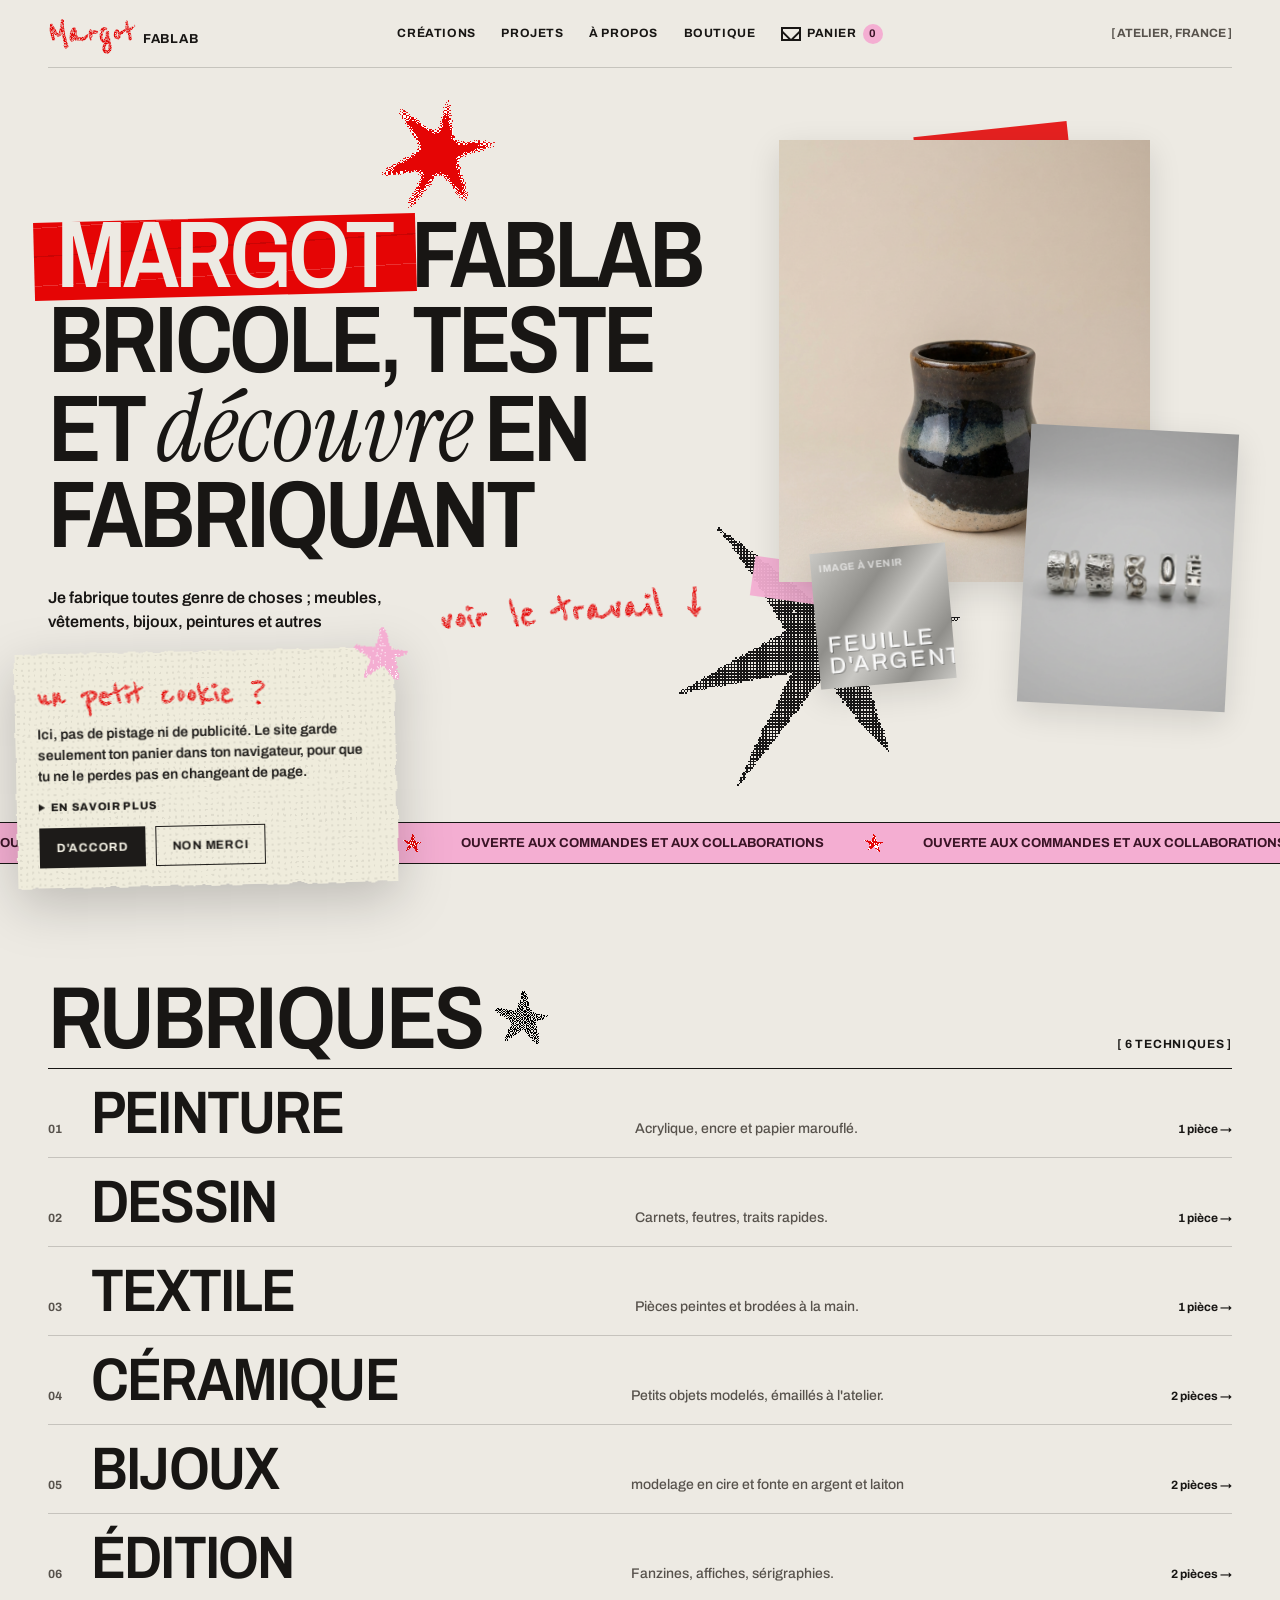
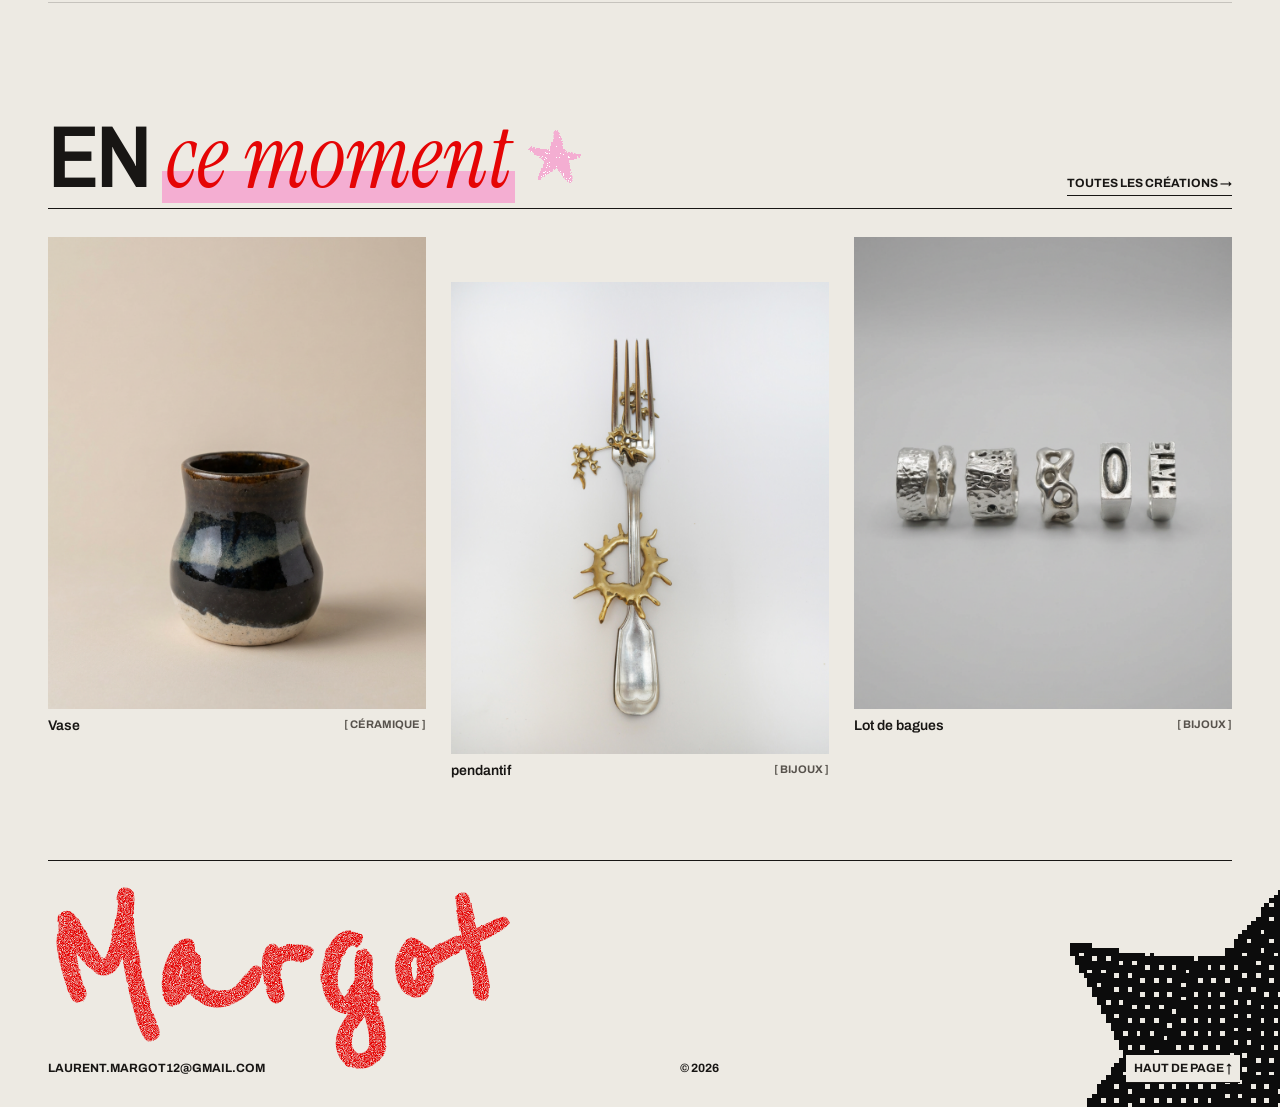
<file: index.html>
<!doctype html>
<html lang="fr">
<head>
<meta charset="utf-8">
<meta name="viewport" content="width=device-width, initial-scale=1, viewport-fit=cover">
<title>Margot, fablab</title>
<meta name="description" content="Créations, projets et boutique de Margot.">
<link rel="preconnect" href="https://fonts.googleapis.com">
<link rel="preconnect" href="https://fonts.gstatic.com" crossorigin>
<link rel="stylesheet" href="https://fonts.googleapis.com/css2?family=Archivo:wdth,wght@62..125,400..800&family=Reenie+Beanie&family=Instrument+Serif:ital@0;1&display=swap">
<link rel="stylesheet" href="assets/style.css">
</head>
<body>
<!--CORPS-->
<svg class="filtres-svg" width="0" height="0" aria-hidden="true" focusable="false" style="position:absolute">
  <!-- Grain de crayon : on troue le tracé avec un bruit fin, puis on le fait légèrement trembler -->
  <filter id="crayon" x="-5%" y="-15%" width="110%" height="130%">
    <feTurbulence type="fractalNoise" baseFrequency="1.1" numOctaves="2" seed="4" result="grain"/>
    <feColorMatrix in="grain" type="matrix" values="0 0 0 0 0  0 0 0 0 0  0 0 0 0 0  -2.2 0 0 0 1.8" result="masque"/>
    <feComposite in="SourceGraphic" in2="masque" operator="in" result="trace"/>
    <feTurbulence type="fractalNoise" baseFrequency="0.05" numOctaves="2" seed="2" result="tremble"/>
    <feDisplacementMap in="trace" in2="tremble" scale="3" xChannelSelector="R" yChannelSelector="G"/>
  </filter>
  <!-- Bord de papier déchiré pour l'enveloppe -->
  <filter id="papier-dechire" x="-2%" y="-2%" width="104%" height="104%">
    <feTurbulence type="fractalNoise" baseFrequency="0.08" numOctaves="3" seed="9" result="bruit"/>
    <feDisplacementMap in="SourceGraphic" in2="bruit" scale="5" xChannelSelector="R" yChannelSelector="G"/>
  </filter>
</svg>
<header class="entete">
  <a class="marque" href="#accueil" data-nom><b>Margot</b></a>
  <nav aria-label="Navigation principale">
    <a href="#creations">Créations</a>
    <a href="#projets">Projets</a>
    <a href="#apropos">À propos</a>
    <a href="#boutique">Boutique</a>
    <a href="#panier" class="lien-panier"><span class="mini-enveloppe" aria-hidden="true"></span>Panier <span class="compteur" data-compteur>0</span></a>
  </nav>
  <span class="lieu" data-ville></span>
</header>

<main>
  <section class="page" id="page-accueil" aria-label="Accueil"></section>
  <section class="page" id="page-creations" aria-label="Créations" hidden></section>
  <section class="page" id="page-projets" aria-label="Projets" hidden></section>
  <section class="page" id="page-apropos" aria-label="À propos" hidden></section>
  <section class="page" id="page-boutique" aria-label="Boutique" hidden></section>
  <section class="page" id="page-panier" aria-label="Panier" hidden></section>
  <section class="page" id="page-merci" aria-label="Merci" hidden></section>
  <section class="page" id="page-introuvable" aria-label="Page introuvable" hidden></section>
</main>

<footer class="pied">
  <span class="grand" data-nom-pied>Margot</span>
  <span class="cadre-etoile" aria-hidden="true"><img class="deco deco--noire d-pied-geante" src="images/deco/etoile-noire-points.png" alt=""></span>
  <span data-email></span>
  <span>© <span data-annee></span></span>
  <a href="#accueil" class="lien-fleche">Haut de page ↑</a>
</footer>

<dialog class="fiche" id="fiche" aria-label="Détail de la création"></dialog>
<!--/CORPS-->
<script src="assets/app.js"></script>
</body>
</html>
</file>
<file: assets/style.css>
/* Mise en page : feuille d'atelier. Étiquettes en crochets, grande typo capitale,
   bandes de scotch rouge, écriture à la main par-dessus. */
:root {
  --papier: #edeae3;
  --papier-2: #e2ded4;
  --encre: #181614;
  --gris: #57524c;
  --rouge: #E50505;
  --rouge-texte: #E50505;
  --rose: #F4AED2;
  --rose-encre: #3a1426;
  --metal-1: #c9c8c4;
  --metal-2: #8f8e8a;
  --trait: rgba(24, 22, 20, .18);

  --f-capitale: "Archivo", "Helvetica Neue", Arial, sans-serif;
  --f-italique: "Instrument Serif", "Times New Roman", serif;
  --f-mono: "Archivo", "Helvetica Neue", Arial, sans-serif;
  --f-main: "Reenie Beanie", "Comic Sans MS", cursive;

  --gouttiere: clamp(16px, 4vw, 48px);
  color-scheme: light;
}
@media (prefers-color-scheme: dark) {
  :root:not([data-theme="light"]) {
    --papier: #151312; --papier-2: #201d1b; --encre: #ece8df; --gris: #a19b93;
    --rouge: #E50505; --rouge-texte: #ff3b30; --metal-1: #6a6966; --metal-2: #33322f;
    --trait: rgba(236, 232, 223, .2); color-scheme: dark;
  }
}
:root[data-theme="dark"] {
  --papier: #151312; --papier-2: #201d1b; --encre: #ece8df; --gris: #a19b93;
  --rouge: #E50505; --rouge-texte: #ff3b30; --metal-1: #6a6966; --metal-2: #33322f;
  --trait: rgba(236, 232, 223, .2); color-scheme: dark;
}

* { box-sizing: border-box; }
html { scroll-behavior: smooth; }
body {
  margin: 0; background: var(--papier); color: var(--encre);
  font: 500 16px/1.55 var(--f-capitale);
  padding-inline: var(--gouttiere);
  overflow-x: hidden;
}
img { max-width: 100%; display: block; }
a { color: inherit; }
:focus-visible { outline: 2px solid var(--rouge); outline-offset: 3px; }
h1, h2, h3 { margin: 0; font-weight: 600; text-wrap: balance; }
p { margin: 0; }
em, .it { font-family: var(--f-italique); font-style: italic; font-weight: 400; letter-spacing: 0; text-transform: none; }

.mono, .etiquette { font-family: var(--f-mono); font-weight: 700; font-size: 12px; letter-spacing: .06em; text-transform: uppercase; }
.etiquette::before { content: "[ "; } .etiquette::after { content: " ]"; }

/* ---------- En-tête ---------- */
.entete {
  position: sticky; top: env(safe-area-inset-top, 0px); z-index: 10;
  display: grid; grid-template-columns: 1fr auto 1fr; align-items: center; gap: 16px;
  padding-block: 18px; background: var(--papier);
  border-bottom: 1px solid var(--trait);
}
.entete .marque { text-decoration: none; font-family: var(--f-mono); font-weight: 700; font-size: 13px; text-transform: uppercase; letter-spacing: .06em; }
.entete .marque b { font-family: var(--f-main); font-size: 38px; line-height: .8; text-transform: none; letter-spacing: 0; font-weight: 400; color: var(--rouge-texte); margin-right: 4px; }
.entete nav { display: flex; gap: clamp(8px, 2vw, 28px); flex-wrap: wrap; justify-content: center; }
.entete nav a { text-decoration: none; font-family: var(--f-mono); font-weight: 700; font-size: 12px; text-transform: uppercase; letter-spacing: .05em; padding: 4px 0; position: relative; }
.entete nav a[aria-current="page"]::before { content: ""; position: absolute; left: -10px; top: 50%; width: 6px; height: 6px; border-radius: 50%; background: var(--rouge); transform: translateY(-50%); }
.entete nav a:hover { color: var(--rouge-texte); }
.entete .lieu { justify-self: end; font-family: var(--f-mono); font-weight: 700; font-size: 12px; text-transform: uppercase; color: var(--gris); }
@media (max-width: 720px) {
  .entete { grid-template-columns: 1fr; justify-items: start; gap: 10px; padding-block: 12px; }
  .entete nav { justify-content: flex-start; gap: 6px 20px; }
  .entete .lieu { display: none; }
}

main { padding-block: clamp(32px, 6vw, 72px) 40px; }
.page[hidden] { display: none !important; }
.page { display: flex; flex-direction: column; gap: clamp(56px, 9vw, 120px); animation: entree .5s ease both; }
@keyframes entree { from { opacity: .4; transform: translateY(8px); } to { opacity: 1; transform: none; } }

/* ---------- Titres de section ---------- */
.titre-section { display: flex; align-items: baseline; justify-content: space-between; gap: 16px; flex-wrap: wrap; border-bottom: 1px solid var(--encre); padding-bottom: 10px; }
.titre-section h2 { font-size: clamp(36px, 7vw, 88px); line-height: .9; text-transform: uppercase; letter-spacing: -.03em; font-stretch: 85%; }
.titre-section h2 em { color: var(--rouge-texte); }
.titre-page h1 { font-size: clamp(56px, 13vw, 180px); line-height: .82; text-transform: uppercase; letter-spacing: -.045em; font-stretch: 80%; }
.titre-page { display: flex; flex-direction: column; gap: 18px; }
.titre-page p { max-width: 52ch; color: var(--gris); }

/* ---------- Accueil ---------- */
.hero { display: grid; grid-template-columns: minmax(0, 1.5fr) minmax(0, 1fr); gap: clamp(24px, 4vw, 64px); align-items: center; }
.hero h1 { font-size: clamp(40px, 7.4vw, 112px); line-height: .9; text-transform: uppercase; letter-spacing: -.04em; font-stretch: 82%; }
.hero h1 em { font-size: 1.05em; }
.hero .nom { position: relative; display: inline-block; z-index: 0; padding-inline: .08em; }
.hero .nom::before { content: ""; position: absolute; inset: 6% -5% 2% -4%; z-index: -1; background: var(--rouge); background-image: repeating-linear-gradient(-2deg, transparent 0 30%, rgba(255,255,255,.18) 30% 31%, transparent 31% 62%, rgba(0,0,0,.12) 62% 63.5%, transparent 63.5%); transform: rotate(-1.5deg); }
.hero .nom { color: var(--papier); }
.hero .chapo { margin-top: 28px; display: flex; gap: 32px; flex-wrap: wrap; align-items: flex-end; }
.hero .chapo p { max-width: 40ch; font-size: 16px; font-weight: 600; line-height: 1.5; }
.hero .main-ecrite { font-family: var(--f-main); font-size: clamp(34px, 4vw, 48px); color: var(--rouge-texte); transform: rotate(-4deg); line-height: 1; }

.collage { position: relative; aspect-ratio: 4 / 5; max-width: 100%; }
.collage > * { position: absolute; box-shadow: 0 10px 30px rgba(0,0,0,.12); }
.collage .a { inset: 0 18% 22% 0; }
.collage .visuel { height: 100%; }
.collage .b { width: 46%; aspect-ratio: 3 / 4; right: 0; bottom: 0; transform: rotate(3deg); }
.collage .c { width: 30%; aspect-ratio: 1; left: 8%; bottom: 4%; transform: rotate(-5deg); }
.collage .scotch { position: absolute; width: 34%; height: 7%; background: var(--rouge); opacity: .88; top: -2%; left: 30%; transform: rotate(-6deg); box-shadow: none; }

.defilant { overflow: hidden; border-block: 1px solid var(--encre); padding-block: 10px; margin-inline: calc(var(--gouttiere) * -1); }
.defilant div { display: flex; gap: 40px; width: max-content; animation: defile 38s linear infinite; font-family: var(--f-mono); font-weight: 700; font-size: 13px; text-transform: uppercase; }
.defilant { background: var(--rose); color: var(--rose-encre); }
.defilant div { align-items: center; }
@keyframes defile { to { transform: translateX(-50%); } }

/* Liste des rubriques */
.rubriques { list-style: none; margin: 0; padding: 0; }
.rubriques li { border-bottom: 1px solid var(--trait); }
.rubriques a { display: grid; grid-template-columns: 3ch minmax(0, 1fr) minmax(0, 1fr) auto; gap: 16px; align-items: baseline; padding-block: 14px; text-decoration: none; transition: color .2s, padding .25s; }
.rubriques .n { font-family: var(--f-mono); font-weight: 700; font-size: 12px; color: var(--gris); font-variant-numeric: tabular-nums; }
.rubriques .r { font-size: clamp(28px, 5vw, 60px); text-transform: uppercase; letter-spacing: -.03em; line-height: 1; font-stretch: 85%; font-weight: 600; }
.rubriques .t { color: var(--gris); font-size: 14px; }
.rubriques .fl { font-family: var(--f-mono); font-weight: 700; font-size: 12px; }
.rubriques a:hover { color: var(--rouge-texte); padding-left: 12px; background: linear-gradient(transparent 55%, var(--rose) 55% 88%, transparent 88%); }
@media (max-width: 720px) { .rubriques a { grid-template-columns: 3ch minmax(0, 1fr) auto; } .rubriques .t { display: none; } }

/* ---------- Visuels ---------- */
.visuel { position: relative; overflow: hidden; background: var(--papier-2); aspect-ratio: var(--ratio, 4 / 5); max-width: 100%; }
.visuel img { width: 100%; height: 100%; object-fit: cover; }
.visuel .mot { position: absolute; inset: auto 8% 8% 8%; font-family: var(--f-main); font-size: clamp(30px, 4.2vw, 58px); line-height: .95; transform: rotate(-4deg); }
.visuel--rouge { background: var(--rouge); color: #f3efe6; }
.visuel--rouge::before { content: ""; position: absolute; inset: -10%; background: repeating-linear-gradient(-3deg, rgba(255,255,255,.0) 0 26px, rgba(255,255,255,.16) 26px 28px, rgba(0,0,0,.06) 28px 31px); }
.visuel--encre { background: #1d1a18; color: #ece8df; }
.visuel--encre::before { content: ""; position: absolute; width: 60%; aspect-ratio: 2 / 1; left: 20%; top: 30%; border: 3px solid #ece8df; border-radius: 50%; }
.visuel--encre::after { content: ""; position: absolute; width: 16%; aspect-ratio: 1; left: 42%; top: calc(30% + 7%); border-radius: 50%; background: #ece8df; }
.visuel--papier { background: #f4f1e9; color: #181614; background-image: linear-gradient(var(--trait) 1px, transparent 1px); background-size: 100% 26px; }
.visuel--metal { background: linear-gradient(130deg, var(--metal-1), var(--metal-2) 35%, var(--metal-1) 55%, var(--metal-2) 80%, var(--metal-1)); color: rgba(255,255,255,.9); }
.visuel--metal .mot { font-family: var(--f-capitale); font-weight: 700; text-transform: uppercase; letter-spacing: .12em; font-size: clamp(14px, 1.8vw, 22px); transform: none; text-shadow: 1px 1px 0 rgba(0,0,0,.25), -1px -1px 0 rgba(255,255,255,.5); }
.visuel .provisoire { position: absolute; top: 8px; left: 8px; font-family: var(--f-mono); font-weight: 700; font-size: 10px; text-transform: uppercase; letter-spacing: .05em; opacity: .7; }

/* ---------- Grille des créations ---------- */
.filtres { display: flex; flex-wrap: wrap; gap: 8px 22px; }
.filtres button { all: unset; cursor: pointer; font-family: var(--f-mono); font-weight: 700; font-size: 12px; text-transform: uppercase; letter-spacing: .05em; position: relative; padding: 4px 0; }
.filtres button[aria-pressed="true"] { color: var(--rouge-texte); }
.filtres button[aria-pressed="true"]::before { content: "●"; font-size: 8px; position: absolute; left: -11px; top: 7px; }
.filtres button:focus-visible { outline: 2px solid var(--rouge); }
.filtres sup { color: var(--gris); margin-left: 2px; }

.grille { display: grid; grid-template-columns: repeat(4, minmax(0, 1fr)); gap: clamp(28px, 4vw, 56px) clamp(14px, 2vw, 28px); align-items: start; }
.grille .oeuvre:nth-child(6n+2) { grid-column-end: span 1; margin-top: 18%; }
.grille .oeuvre:nth-child(6n+4) { grid-column: 2 / span 2; }
.grille .oeuvre:nth-child(6n+4) .visuel { --ratio: 16 / 10; }
.grille .oeuvre:nth-child(6n+5) { margin-top: 30%; }
@media (max-width: 900px) { .grille { grid-template-columns: repeat(2, minmax(0, 1fr)); } .grille .oeuvre:nth-child(6n+4) { grid-column: auto / span 2; } .grille .oeuvre:nth-child(6n+5) { margin-top: 0; } }
.oeuvre { all: unset; display: flex; flex-direction: column; gap: 8px; cursor: pointer; min-width: 0; }
.oeuvre:focus-visible { outline: 2px solid var(--rouge); outline-offset: 4px; }
.oeuvre .visuel { transition: transform .35s ease; }
.oeuvre:hover .visuel { transform: rotate(-1deg) scale(1.015); }
.legende { display: flex; justify-content: space-between; gap: 12px; font-size: 14px; font-weight: 600; line-height: 1.3; }
.legende .type { font-family: var(--f-mono); font-weight: 700; font-size: 11px; text-transform: uppercase; white-space: nowrap; color: var(--gris); }
.legende .type::before { content: "[ "; } .legende .type::after { content: " ]"; }

/* ---------- Projets ---------- */
.projet { display: grid; grid-template-columns: minmax(0, 1fr) minmax(0, 1.4fr); gap: clamp(20px, 4vw, 64px); border-top: 1px solid var(--encre); padding-top: 18px; }
.projet .meta { display: flex; flex-direction: column; gap: 16px; position: sticky; top: 90px; align-self: start; }
.projet .meta .ligne { display: flex; gap: 18px; color: var(--gris); }
.projet h2 { font-size: clamp(44px, 8vw, 110px); line-height: .85; text-transform: uppercase; letter-spacing: -.04em; font-stretch: 80%; }
.projet:nth-child(even) h2 { font-family: var(--f-main); text-transform: none; font-weight: 400; letter-spacing: 0; color: var(--rouge-texte); }
.projet p { max-width: 46ch; }
.projet .images { display: grid; grid-template-columns: repeat(2, minmax(0, 1fr)); gap: 14px; }
.projet .images .oeuvre:first-child { grid-column: 1 / -1; }
.projet .images .oeuvre:first-child .visuel { --ratio: 16 / 10; }
@media (max-width: 720px) { .projet { grid-template-columns: 1fr; } .projet .meta { position: static; } }

/* ---------- À propos ---------- */
.apropos { display: grid; grid-template-columns: minmax(0, 1.3fr) minmax(0, 1fr); gap: clamp(28px, 5vw, 80px); align-items: start; }
.apropos .accroche { font-size: clamp(30px, 4.6vw, 64px); line-height: 1; letter-spacing: -.03em; font-weight: 500; }
.apropos .accroche em { color: var(--rouge-texte); }
.apropos .corps { display: flex; flex-direction: column; gap: 14px; max-width: 58ch; margin-top: 28px; }
.portrait { position: relative; }
.portrait .visuel { --ratio: 3 / 4; filter: grayscale(1); }
.portrait .petit { position: absolute; width: 38%; left: -14%; bottom: -8%; transform: rotate(-4deg); }
.portrait .petit .visuel { --ratio: 1; filter: none; }
.parcours { list-style: none; margin: 0; padding: 0; border-top: 1px solid var(--encre); }
.parcours li { display: grid; grid-template-columns: 8ch minmax(0, 1fr); gap: 16px; padding-block: 10px; border-bottom: 1px solid var(--trait); }
.parcours .an { font-family: var(--f-mono); font-weight: 700; font-size: 13px; font-variant-numeric: tabular-nums; color: var(--rouge-texte); }
.contact { display: grid; grid-template-columns: repeat(auto-fit, minmax(220px, 1fr)); gap: 24px; }
.contact .bloc { display: flex; flex-direction: column; gap: 6px; }
.contact .valeur { font-size: clamp(20px, 2.6vw, 30px); word-break: break-word; user-select: all; }
@media (max-width: 720px) { .apropos { grid-template-columns: 1fr; } .portrait { max-width: 360px; margin-left: 14%; } }

/* ---------- Boutique ---------- */
.produits { display: grid; grid-template-columns: repeat(auto-fill, minmax(min(100%, 240px), 1fr)); gap: clamp(28px, 4vw, 48px) clamp(16px, 2vw, 28px); }
.produit { display: flex; flex-direction: column; gap: 10px; min-width: 0; }
.produit .haut { display: flex; justify-content: space-between; align-items: baseline; gap: 12px; }
.produit h3 { font-size: 18px; font-weight: 600; line-height: 1.2; }
.produit .prix { font-family: var(--f-mono); font-weight: 700; font-size: 15px; font-variant-numeric: tabular-nums; white-space: nowrap; }
.produit .prix small { font-size: 11px; color: var(--gris); text-transform: uppercase; margin-right: 4px; }
.produit .details { font-family: var(--f-mono); font-weight: 700; font-size: 11px; text-transform: uppercase; color: var(--gris); display: flex; gap: 12px; flex-wrap: wrap; }
.statut { font-family: var(--f-mono); font-weight: 700; font-size: 11px; text-transform: uppercase; }
.statut--vendu { color: var(--gris); text-decoration: line-through; }
.statut--disponible { color: var(--rouge-texte); }
.produit--vendu .visuel { opacity: .55; }
.produit--vendu .visuel::after { content: "vendu"; position: absolute; right: 10%; top: 12%; font-family: var(--f-main); font-size: 60px; color: var(--rouge); transform: rotate(-10deg); background: none; filter: url(#crayon); -webkit-text-stroke: .035em currentColor; }
.bouton { display: inline-flex; justify-content: center; align-items: center; gap: 8px; padding: 12px 16px; background: var(--encre); color: var(--papier); border: 1px solid var(--encre); font-family: var(--f-mono); font-weight: 700; font-size: 12px; text-transform: uppercase; letter-spacing: .06em; text-decoration: none; cursor: pointer; transition: background .2s, color .2s; }
.bouton:hover { background: var(--rouge); border-color: var(--rouge); color: #fff; }
.bouton--creux { background: transparent; color: var(--encre); }
.bouton[disabled] { opacity: .4; pointer-events: none; }
.info-paiement { border: 1px dashed var(--gris); padding: 16px 18px; font-size: 14px; font-weight: 600; line-height: 1.6; max-width: 70ch; }

/* ---------- Fiche (lightbox) ---------- */
.fiche { border: 0; padding: 0; max-width: min(1000px, calc(100vw - 32px)); width: 100%; background: var(--papier); color: var(--encre); }
.fiche::backdrop { background: rgba(10, 9, 8, .72); }
.fiche .contenu { display: grid; grid-template-columns: minmax(0, 1.2fr) minmax(0, 1fr); gap: 28px; padding: 24px; }
.fiche h3 { font-size: clamp(30px, 4vw, 48px); line-height: .95; text-transform: uppercase; letter-spacing: -.03em; font-stretch: 85%; }
.fiche dl { display: grid; grid-template-columns: auto minmax(0, 1fr); gap: 6px 18px; margin: 18px 0; }
.fiche dt { font-family: var(--f-mono); font-weight: 700; font-size: 11px; text-transform: uppercase; color: var(--gris); }
.fiche dd { margin: 0; }
.fiche .fermer { all: unset; position: absolute; top: 10px; right: 12px; cursor: pointer; font-family: var(--f-mono); font-weight: 700; font-size: 12px; text-transform: uppercase; }
.fiche .fermer:focus-visible { outline: 2px solid var(--rouge); }
.fiche .col { display: flex; flex-direction: column; gap: 12px; position: relative; padding-top: 18px; }
@media (max-width: 720px) { .fiche .contenu { grid-template-columns: 1fr; padding: 16px; } }

/* ---------- Pied ---------- */
.pied { display: flex; justify-content: space-between; gap: 16px; flex-wrap: wrap; border-top: 1px solid var(--encre); padding-block: 18px 28px; margin-top: 40px; font-family: var(--f-mono); font-weight: 700; font-size: 12px; text-transform: uppercase; }
.pied .grand { flex-basis: 100%; font-family: var(--f-main); text-transform: none; font-size: clamp(72px, 16vw, 220px); line-height: .8; color: var(--rouge-texte); }

.lien-fleche { font-family: var(--f-mono); font-weight: 700; font-size: 12px; text-transform: uppercase; text-decoration: none; border-bottom: 1px solid currentColor; padding-bottom: 2px; }
.lien-fleche:hover { color: var(--rouge-texte); }
.deux-col { display: flex; justify-content: space-between; align-items: flex-end; gap: 16px; flex-wrap: wrap; }
.selection { display: grid; grid-template-columns: repeat(3, minmax(0, 1fr)); gap: clamp(14px, 2vw, 28px); }
.selection .oeuvre:nth-child(2) { margin-top: 12%; }
@media (max-width: 720px) {
  .hero { grid-template-columns: 1fr; }
  .collage { max-width: 420px; }
  .selection { grid-template-columns: repeat(2, minmax(0, 1fr)); }
  .selection .oeuvre:nth-child(3) { display: none; }
}

@media (prefers-reduced-motion: reduce) {
  *, *::before, *::after { animation: none !important; transition: none !important; }
  html { scroll-behavior: auto; }
}

/* ---------- Écriture crayonnée (grain de graphite, voir filtre #crayon) ---------- */
.entete .marque b, .hero .main-ecrite, .visuel .mot, .projet:nth-child(even) h2, .pied .grand, .crayon {
  filter: url(#crayon); -webkit-text-stroke: .035em currentColor; font-weight: 400;
}
.visuel--metal .mot { filter: none; -webkit-text-stroke: 0; }
.projet:nth-child(even) h2 { font-size: clamp(64px, 11vw, 150px); }

/* ---------- Acier gravé (feuille d'aluminium froissée, lettres embouties) ---------- */
:root {
  --froisse: url("data:image/svg+xml,%3Csvg xmlns='http://www.w3.org/2000/svg' width='1200' height='800' preserveAspectRatio='none'%3E%3Cfilter id='f' x='0' y='0' width='100%25' height='100%25'%3E%3CfeTurbulence type='fractalNoise' baseFrequency='0.0035 0.007' numOctaves='5' seed='23' result='n'/%3E%3CfeSpecularLighting in='n' surfaceScale='14' specularConstant='1.1' specularExponent='22' lighting-color='%23ffffff' result='s'%3E%3CfeDistantLight azimuth='235' elevation='52'/%3E%3C/feSpecularLighting%3E%3CfeDiffuseLighting in='n' surfaceScale='14' lighting-color='%23ffffff' result='d'%3E%3CfeDistantLight azimuth='235' elevation='40'/%3E%3C/feDiffuseLighting%3E%3CfeComposite in='s' in2='d' operator='arithmetic' k2='0.55' k3='0.75'/%3E%3C/filter%3E%3Crect width='100%25' height='100%25' filter='url(%23f)'/%3E%3C/svg%3E");
  --alu: linear-gradient(112deg, #f7f7f5 0%, #b9b9b6 18%, #eeeeec 34%, #8d8d8a 52%, #e4e4e1 66%, #a3a3a0 82%, #f2f2f0 100%);
}
.acier {
  position: relative; display: grid; gap: clamp(18px, 3vw, 36px); padding: clamp(22px, 4vw, 52px);
  background-color: #c4c4c1;
  background-image: var(--froisse), var(--alu);
  background-size: 100% 100%, 100% 100%;
  background-blend-mode: multiply, normal;
  text-decoration: none; isolation: isolate;
  box-shadow: inset 1px 1px 0 rgba(255,255,255,.8), inset -1px -1px 0 rgba(0,0,0,.25), 0 22px 44px rgba(0,0,0,.22);
}
/* reflets qui glissent lentement sur la tôle */
.acier::after {
  content: ""; position: absolute; inset: 0; z-index: -1; pointer-events: none; mix-blend-mode: soft-light;
  background: linear-gradient(105deg, transparent 30%, rgba(255,255,255,.9) 45%, transparent 60%);
  background-size: 250% 100%; animation: reflet 9s ease-in-out infinite alternate;
}
@keyframes reflet { from { background-position: 100% 0; } to { background-position: 0 0; } }
.grave {
  font-family: var(--f-capitale); font-weight: 800; font-stretch: 112%; text-transform: uppercase; letter-spacing: .05em; line-height: 1.05;
  background: linear-gradient(160deg, #fbfbfa 0%, #c9c9c6 38%, #9b9b98 62%, #e2e2df 100%);
  -webkit-background-clip: text; background-clip: text; color: transparent;
  filter: drop-shadow(-1px -1px 0 rgba(255,255,255,.95)) drop-shadow(1.5px 1.5px 0 rgba(60,60,58,.55)) drop-shadow(2px 3px 3px rgba(0,0,0,.35));
}
.acier .ligne-haut { display: flex; justify-content: space-between; align-items: flex-start; gap: 16px; }
.acier .date { font-size: clamp(44px, 7.5vw, 100px); line-height: .95; }
.acier .etoile { font-size: 1.3em; line-height: .6; display: inline-block; vertical-align: -.15em; }
.acier .prix-grave { font-size: clamp(28px, 4.2vw, 56px); }
.acier .noms { text-align: center; font-size: clamp(24px, 4.8vw, 62px); display: grid; gap: .1em; padding-block: clamp(10px, 4vw, 48px); }
.acier .bas { text-align: center; display: grid; gap: 4px; }
.acier .bas .heure { font-size: clamp(26px, 3.6vw, 44px); }
.acier .bas .mot-espace { font-size: clamp(22px, 3.4vw, 40px); letter-spacing: .5em; padding-left: .5em; }
a.acier { transition: transform .4s ease; }
a.acier:hover { transform: rotate(-.6deg) scale(1.005); }
a.acier:focus-visible { outline-offset: 6px; }
.acier .pastille { position: absolute; right: clamp(16px, 4vw, 48px); bottom: clamp(16px, 4vw, 44px); background: var(--rose); color: var(--rose-encre); font-family: var(--f-main); font-size: clamp(26px, 3.4vw, 40px); padding: 4px 16px 0; transform: rotate(-6deg); line-height: 1.1; }
.bande-acier { display: flex; justify-content: space-between; flex-wrap: wrap; gap: 8px 24px; padding: 16px 22px; font-size: clamp(14px, 1.6vw, 18px); }

/* ---------- Lien panier dans l'en-tête ---------- */
.lien-panier { display: inline-flex; align-items: center; gap: 6px; }
.mini-enveloppe { width: 20px; height: 14px; border: 2px solid currentColor; position: relative; overflow: hidden; }
.mini-enveloppe::before { content: ""; position: absolute; left: 50%; top: -9px; width: 14px; height: 14px; border: 2px solid currentColor; transform: translateX(-50%) rotate(45deg); }
.compteur { display: inline-grid; place-items: center; min-width: 20px; height: 20px; padding-inline: 5px; border-radius: 10px; background: var(--rouge); color: #fff; font-size: 11px; font-variant-numeric: tabular-nums; }
.compteur.saute { animation: saute .5s ease; }
@keyframes saute { 40% { transform: scale(1.45) rotate(-8deg); } }
.volant { position: fixed; z-index: 50; pointer-events: none; width: 90px; transition: transform .75s cubic-bezier(.5,-0.3,.6,1), opacity .75s ease; box-shadow: 0 10px 20px rgba(0,0,0,.25); }
.volant .visuel .mot, .volant .visuel .provisoire { display: none; }

/* ---------- Panier enveloppe ---------- */
:root { --env-dos: #e4e0cf; --env-face: #efecdc; --env-carte: #f6f3e6; --env-doublure: var(--rose); --env-encre: #1d1b19; }
.panier { display: grid; gap: 32px; justify-items: center; padding-top: clamp(40px, 8vw, 80px); }
.enveloppe { position: relative; width: min(620px, 100%); display: flex; flex-direction: column; color: var(--env-encre); }
.enveloppe .haut-env { position: relative; aspect-ratio: 620 / 330; }
.enveloppe .rabat { position: absolute; left: 0; right: 0; bottom: 0; height: 100%; background: var(--env-dos); clip-path: polygon(0 100%, 50% 6%, 100% 100%); filter: url(#papier-dechire); }
.enveloppe .dos { position: absolute; left: 0; right: 0; bottom: -2px; height: 46%; background: var(--env-dos); }
.enveloppe .dos::before, .enveloppe .dos::after { content: ""; position: absolute; bottom: 0; width: 7%; height: 70%; background: var(--env-doublure); }
.enveloppe .dos::before { left: 4%; clip-path: polygon(0 100%, 100% 0, 100% 100%); }
.enveloppe .dos::after { right: 4%; clip-path: polygon(0 0, 100% 100%, 0 100%); }
.enveloppe .vignettes { position: absolute; inset: 0 12%; }
.enveloppe .vignette { position: absolute; top: -10%; left: var(--x, 0%); width: 22%; transform: rotate(var(--r, 0deg)); animation: tombe .9s cubic-bezier(.3,1.4,.6,1) both, flotte 4s ease-in-out infinite alternate; animation-delay: var(--d, 0s), calc(var(--d, 0s) + .9s); box-shadow: 0 6px 14px rgba(0,0,0,.18); }
.enveloppe .vignette .mot, .enveloppe .vignette .provisoire { display: none; }
@keyframes tombe { from { transform: translateY(-160%) rotate(calc(var(--r, 0deg) * -2)); opacity: 0; } to { transform: rotate(var(--r, 0deg)); opacity: 1; } }
@keyframes flotte { from { transform: rotate(var(--r, 0deg)) translateY(0); } to { transform: rotate(calc(var(--r, 0deg) + 2deg)) translateY(-6%); } }
.enveloppe .carte {
  position: absolute; left: 9%; right: 9%; top: 18%; height: 110%; z-index: 2;
  display: flex; flex-direction: column; align-items: center; padding-top: 7%;
  animation: sort .9s .1s cubic-bezier(.2,.9,.3,1.1) both;
}
@keyframes sort { from { transform: translateY(38%); } to { transform: none; } }
.enveloppe .carte .titre-carte { font-family: var(--f-main); font-size: clamp(54px, 11vw, 104px); line-height: .8; text-align: center; color: var(--env-encre); }
.enveloppe .carte .sous { font-weight: 700; font-size: 12px; text-transform: uppercase; letter-spacing: .08em; margin-top: 10px; }
.enveloppe .poche {
  position: relative; z-index: 3; margin-top: -4%;
  padding: clamp(84px, 18vw, 140px) clamp(16px, 5vw, 44px) clamp(20px, 4vw, 36px);
  display: grid; gap: 22px; isolation: isolate;
  filter: drop-shadow(0 18px 24px rgba(0,0,0,.14));
}
.enveloppe .carte::before, .enveloppe .poche::before { content: ""; position: absolute; inset: 0; z-index: -1; filter: url(#papier-dechire); }
.enveloppe .carte { isolation: isolate; }
.enveloppe .carte::before { background: var(--env-carte); box-shadow: 0 -2px 10px rgba(0,0,0,.08); }
.enveloppe .poche::before {
  background: var(--env-face);
  background-image: radial-gradient(rgba(0,0,0,.035) 1px, transparent 1px);
  background-size: 5px 5px;
  clip-path: polygon(0 0, 50% clamp(60px, 14vw, 110px), 100% 0, 100% 100%, 0 100%);
}
.enveloppe .articles { list-style: none; margin: 0; padding: 0; display: grid; gap: 14px; text-align: center; }
.enveloppe .articles li { display: grid; gap: 2px; justify-items: center; animation: glisse .6s cubic-bezier(.2,.9,.3,1.2) both; animation-delay: var(--d, 0s); }
.enveloppe .articles li.sort { animation: retire .35s ease forwards; }
@keyframes glisse { from { opacity: 0; transform: translateY(-26px) rotate(-2deg); } to { opacity: 1; transform: none; } }
@keyframes retire { to { opacity: 0; transform: translateY(18px) scale(.9); } }
.enveloppe .articles .nom-article { font-weight: 700; text-transform: uppercase; letter-spacing: .06em; font-size: clamp(13px, 1.8vw, 16px); }
.enveloppe .articles .ligne-article { display: flex; gap: 14px; align-items: baseline; font-size: 13px; font-weight: 600; }
.enveloppe .articles button { all: unset; cursor: pointer; font-size: 12px; text-decoration: underline; color: var(--env-encre); opacity: .7; }
.enveloppe .articles button:focus-visible { outline: 2px solid var(--rouge); }
.enveloppe .pied-env { display: flex; justify-content: space-between; align-items: flex-end; gap: 16px; font-weight: 700; text-transform: uppercase; font-size: 13px; letter-spacing: .05em; line-height: 1.35; }
.enveloppe .pied-env .signature { font-family: var(--f-main); text-transform: none; font-size: 30px; letter-spacing: 0; font-weight: 400; }
.enveloppe .vide { text-align: center; font-weight: 600; }
.panier .actions { display: flex; flex-wrap: wrap; gap: 12px; justify-content: center; }
.panier .message { max-width: 60ch; text-align: center; font-weight: 600; }
@media (max-width: 520px) { .enveloppe .pied-env { flex-direction: column; align-items: center; text-align: center; } }

@media (prefers-reduced-motion: reduce) {
  .enveloppe .vignette, .enveloppe .carte, .enveloppe .articles li { animation: none !important; }
}

/* ---------- Touches de rose ---------- */
::selection { background: var(--rose); color: var(--rose-encre); }
.collage .scotch--rose { background: var(--rose); top: auto; bottom: 18%; left: -6%; width: 30%; transform: rotate(8deg); opacity: .95; }
.titre-section h2 em, .titre-page h1 em { background: linear-gradient(transparent 62%, var(--rose) 62% 90%, transparent 90%); padding-inline: .04em; }
.produit .prix { background: var(--rose); color: var(--rose-encre); padding: 1px 6px; }
.produit .prix small { color: var(--rose-encre); }
.compteur { background: var(--rose); color: var(--rose-encre); }
.bouton:hover { background: var(--rouge); }
.statut--disponible::before { content: "● "; color: var(--rose); }

/* ---------- Déco : étoiles et flèches de Margot (images/deco) ---------- */
.deco { position: absolute; z-index: 4; pointer-events: none; height: auto; image-rendering: pixelated; }
.deco-texte { display: inline-block; height: .55em; width: auto; vertical-align: .05em; image-rendering: pixelated; }
.titre-section h2 .deco-texte { height: .6em; }
.d-defile { height: 18px; }
.tourne { animation: tourne 24s linear infinite; }
.balance { animation: balance 2.6s ease-in-out infinite alternate; }
@keyframes tourne { to { rotate: 360deg; } }
@keyframes balance { from { rotate: -6deg; translate: 0 0; } to { rotate: 5deg; translate: 0 -6px; } }
.hero, .chapo, .pied, .titre-page, .actions { position: relative; }
.d-hero-etoile { width: clamp(70px, 9vw, 130px); top: -40px; left: clamp(150px, 26vw, 360px); }
.hero .main-ecrite { position: relative; }
.d-hero-fleche { width: clamp(50px, 5.5vw, 76px); left: calc(100% + 22px); top: -58px; rotate: 22deg; }
.d-collage-eclat { width: 62%; left: -22%; bottom: -14%; z-index: 0; opacity: .9; }
.collage > .a, .collage > .b, .collage > .c { z-index: 1; }
.collage > .deco { box-shadow: none; }
.etoile-plaque { height: .7em; vertical-align: .05em; filter: drop-shadow(1px 2px 1px rgba(0,0,0,.3)); }
.d-plaque-rose { width: clamp(50px, 7vw, 90px); left: 36%; top: 10%; rotate: -12deg; }
.d-portrait-fleche { width: clamp(56px, 7vw, 96px); left: -20%; top: 22%; transform: scaleY(-1) rotate(35deg); z-index: 3; }
.d-carte-etoile { width: 18%; right: 4%; top: -6%; }
.d-payer-fleche { position: relative; width: 44px; rotate: 100deg; align-self: center; }
.d-pied { width: clamp(70px, 10vw, 140px); right: 4%; top: 18px; }
@media (max-width: 720px) {
  .d-hero-etoile { top: -24px; left: auto; right: 0; }
  .d-portrait-fleche { left: -15%; top: 30%; width: 50px; }
  .d-hero-fleche { left: calc(100% + 10px); top: -44px; width: 46px; }
  .d-payer-fleche { display: none; }
}
@media (prefers-color-scheme: dark) { :root:not([data-theme="light"]) .deco--noire { filter: invert(1); } }
:root[data-theme="dark"] .deco--noire { filter: invert(1); }
@media (prefers-reduced-motion: reduce) { .tourne, .balance { animation: none !important; } }


/* Très grande étoile noire du pied de page */
.cadre-etoile { position: absolute; left: calc(var(--gouttiere) * -1); right: calc(var(--gouttiere) * -1); bottom: 0; height: calc(100% + 260px); overflow: hidden; pointer-events: none; z-index: 0; }
.d-pied-geante { width: clamp(320px, 48vw, 680px); right: 0; bottom: 0; translate: 50% 50%; z-index: 0; opacity: .95; }
.pied > *:not(.deco):not(.cadre-etoile) { position: relative; z-index: 1; }
.pied > span:not(.grand):not(.cadre-etoile), .pied > a { background: var(--papier); padding: 4px 8px; margin: -4px -8px; }
@media (max-width: 720px) { .d-pied-geante { width: 240px; } .cadre-etoile { height: calc(100% + 120px); } }

/* Bande de la boutique façon enveloppe (papier pointillé, rabat en V, doublure rose) */
.bande-enveloppe {
  position: relative; isolation: isolate; display: flex; justify-content: space-between; align-items: center; flex-wrap: wrap; gap: 10px 28px;
  padding: 22px clamp(18px, 4vw, 44px); color: var(--env-encre);
  font-weight: 800; text-transform: uppercase; letter-spacing: .08em; font-size: clamp(13px, 1.5vw, 16px);
  filter: drop-shadow(0 12px 18px rgba(0,0,0,.12));
}
.bande-enveloppe::before {
  content: ""; position: absolute; inset: 0; z-index: -1; filter: url(#papier-dechire);
  background: radial-gradient(rgba(0,0,0,.07) 1.1px, transparent 1.3px) 0 0 / 6px 6px, var(--env-face);
}
.bande-enveloppe .main-env { font-family: var(--f-main); text-transform: none; letter-spacing: 0; font-weight: 400; font-size: clamp(30px, 3.4vw, 42px); color: var(--rouge); line-height: .8; }
@media (max-width: 520px) { .bande-enveloppe { justify-content: center; text-align: center; } }

/* Photos des articles dans le panier */
.enveloppe .articles li { grid-template-columns: auto minmax(0, 1fr); display: grid; align-items: center; gap: 14px; justify-items: start; text-align: left; justify-self: center; }
.enveloppe .articles .texte-article { display: grid; gap: 2px; }
.mini-article { width: clamp(48px, 9vw, 64px); rotate: -3deg; box-shadow: 0 4px 10px rgba(0,0,0,.15); }
.enveloppe .articles li:nth-child(even) .mini-article { rotate: 4deg; }
.mini-article .visuel .mot, .mini-article .visuel .provisoire { display: none; }
/* l’étoile du pied est rognée par .cadre-etoile, qui va jusqu’aux bords de la fenêtre */

/* ---------- Bannière cookies : un petit mot sur papier pointillé ---------- */
.cookies {
  position: fixed; z-index: 60; left: 16px; bottom: calc(16px + env(safe-area-inset-bottom, 0px));
  width: min(380px, calc(100vw - 32px)); padding: 26px 22px 20px; isolation: isolate;
  display: grid; gap: 12px; color: var(--env-encre); font-size: 14px; font-weight: 600; line-height: 1.5;
  filter: drop-shadow(0 16px 26px rgba(0,0,0,.2)); rotate: -1.2deg;
  animation: cookie-arrive .6s cubic-bezier(.2,.9,.3,1.2) both .6s;
}
.cookies::before {
  content: ""; position: absolute; inset: 0; z-index: -1; filter: url(#papier-dechire);
  background: radial-gradient(rgba(0,0,0,.07) 1.1px, transparent 1.3px) 0 0 / 6px 6px, var(--env-face);
}
.cookies .titre-cookie { font-family: var(--f-main); font-size: 40px; line-height: .8; color: var(--rouge); font-weight: 400; }
.cookies details { font-weight: 500; font-size: 13px; }
.cookies summary { cursor: pointer; font-weight: 800; text-transform: uppercase; letter-spacing: .06em; font-size: 11px; }
.cookies details p { margin-top: 6px; }
.boutons-cookie { display: flex; gap: 10px; flex-wrap: wrap; }
.cookies .bouton--creux { color: var(--env-encre); border-color: var(--env-encre); }
.d-cookie { width: 54px; right: -14px; top: -20px; }
.cookies--part { animation: cookie-part .4s ease forwards; }
@keyframes cookie-arrive { from { opacity: 0; translate: 0 40px; rotate: -6deg; } }
@keyframes cookie-part { to { opacity: 0; translate: 0 40px; } }

/* ---------- Page 404 ---------- */
.page-404 { position: relative; display: grid; justify-items: center; text-align: center; gap: 18px; padding-block: clamp(20px, 6vw, 60px); }
.code-404 { display: flex; align-items: center; gap: .05em; font-size: clamp(130px, 30vw, 340px); font-weight: 800; font-stretch: 80%; line-height: .85; letter-spacing: -.05em; margin: 0; }
.code-404 span:last-child { color: var(--rouge); }
.code-404 .deco-texte { height: .78em; vertical-align: 0; }
.page-404 .perdu { font-family: var(--f-main); font-size: clamp(36px, 5vw, 60px); line-height: .9; color: var(--rouge); rotate: -2deg; }
.page-404 .explication { max-width: 46ch; font-weight: 600; }
.actions-404 { display: flex; gap: 12px; flex-wrap: wrap; justify-content: center; margin-top: 8px; }
.d-404-rose { width: clamp(50px, 7vw, 90px); left: 8%; top: 8%; }
.d-404-rouge { width: clamp(36px, 5vw, 64px); right: 10%; bottom: 10%; }
@media (prefers-reduced-motion: reduce) { .cookies, .cookies--part { animation: none !important; } }
.cookies .bouton:not(.bouton--creux) { background: var(--env-encre); color: #f6f3e6; border-color: var(--env-encre); }
</file>
